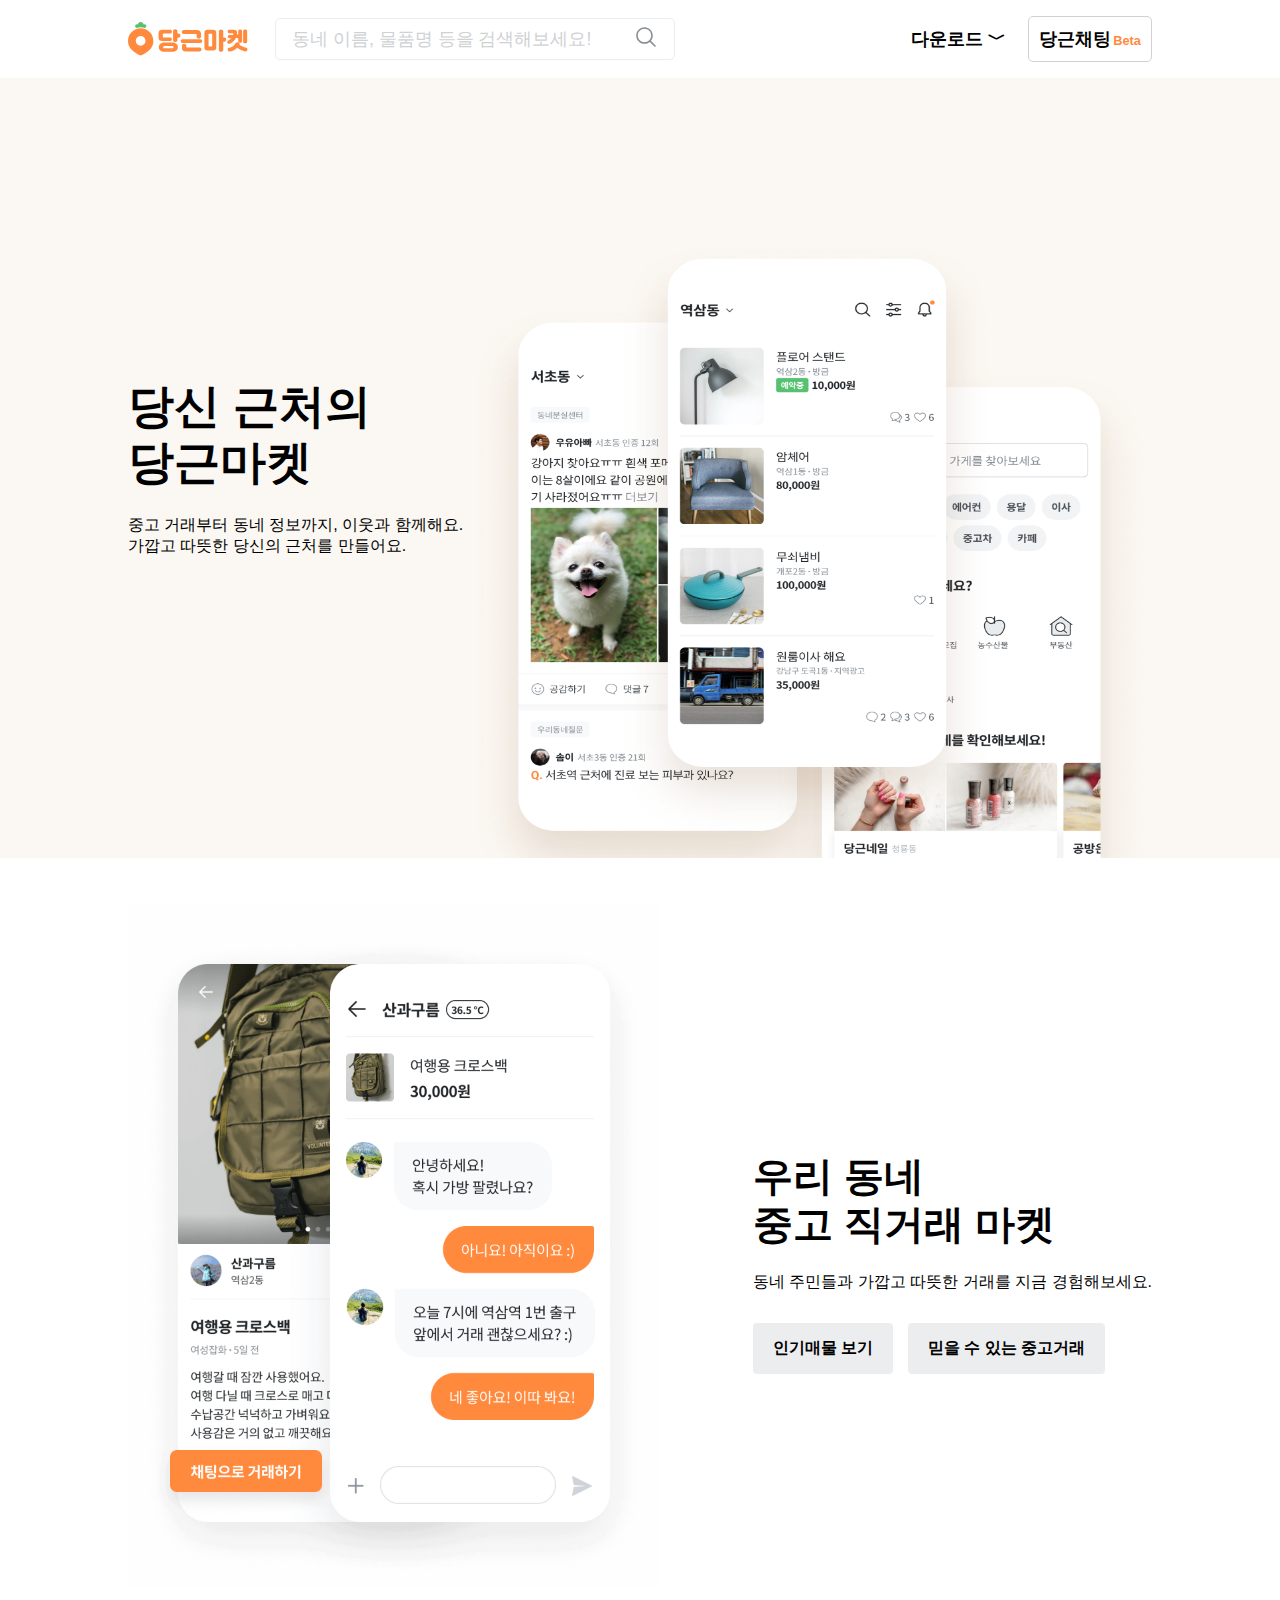
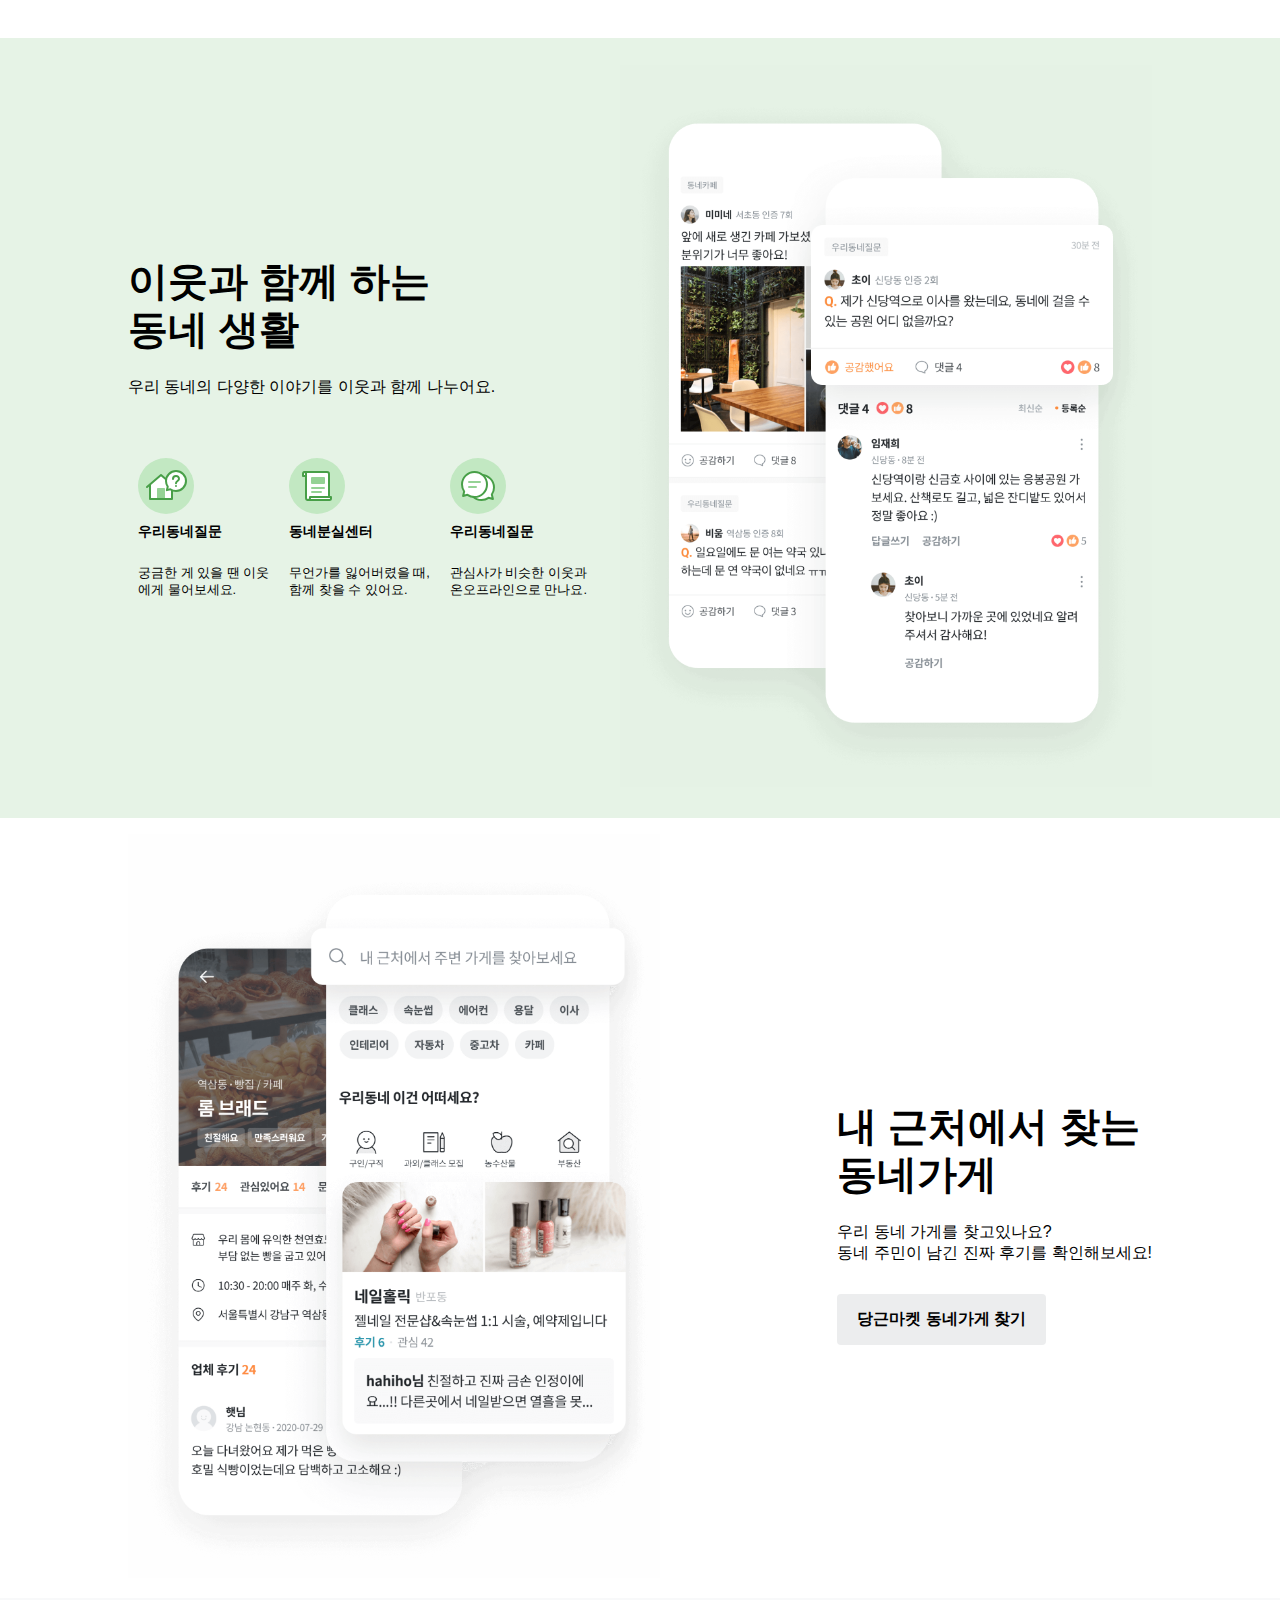
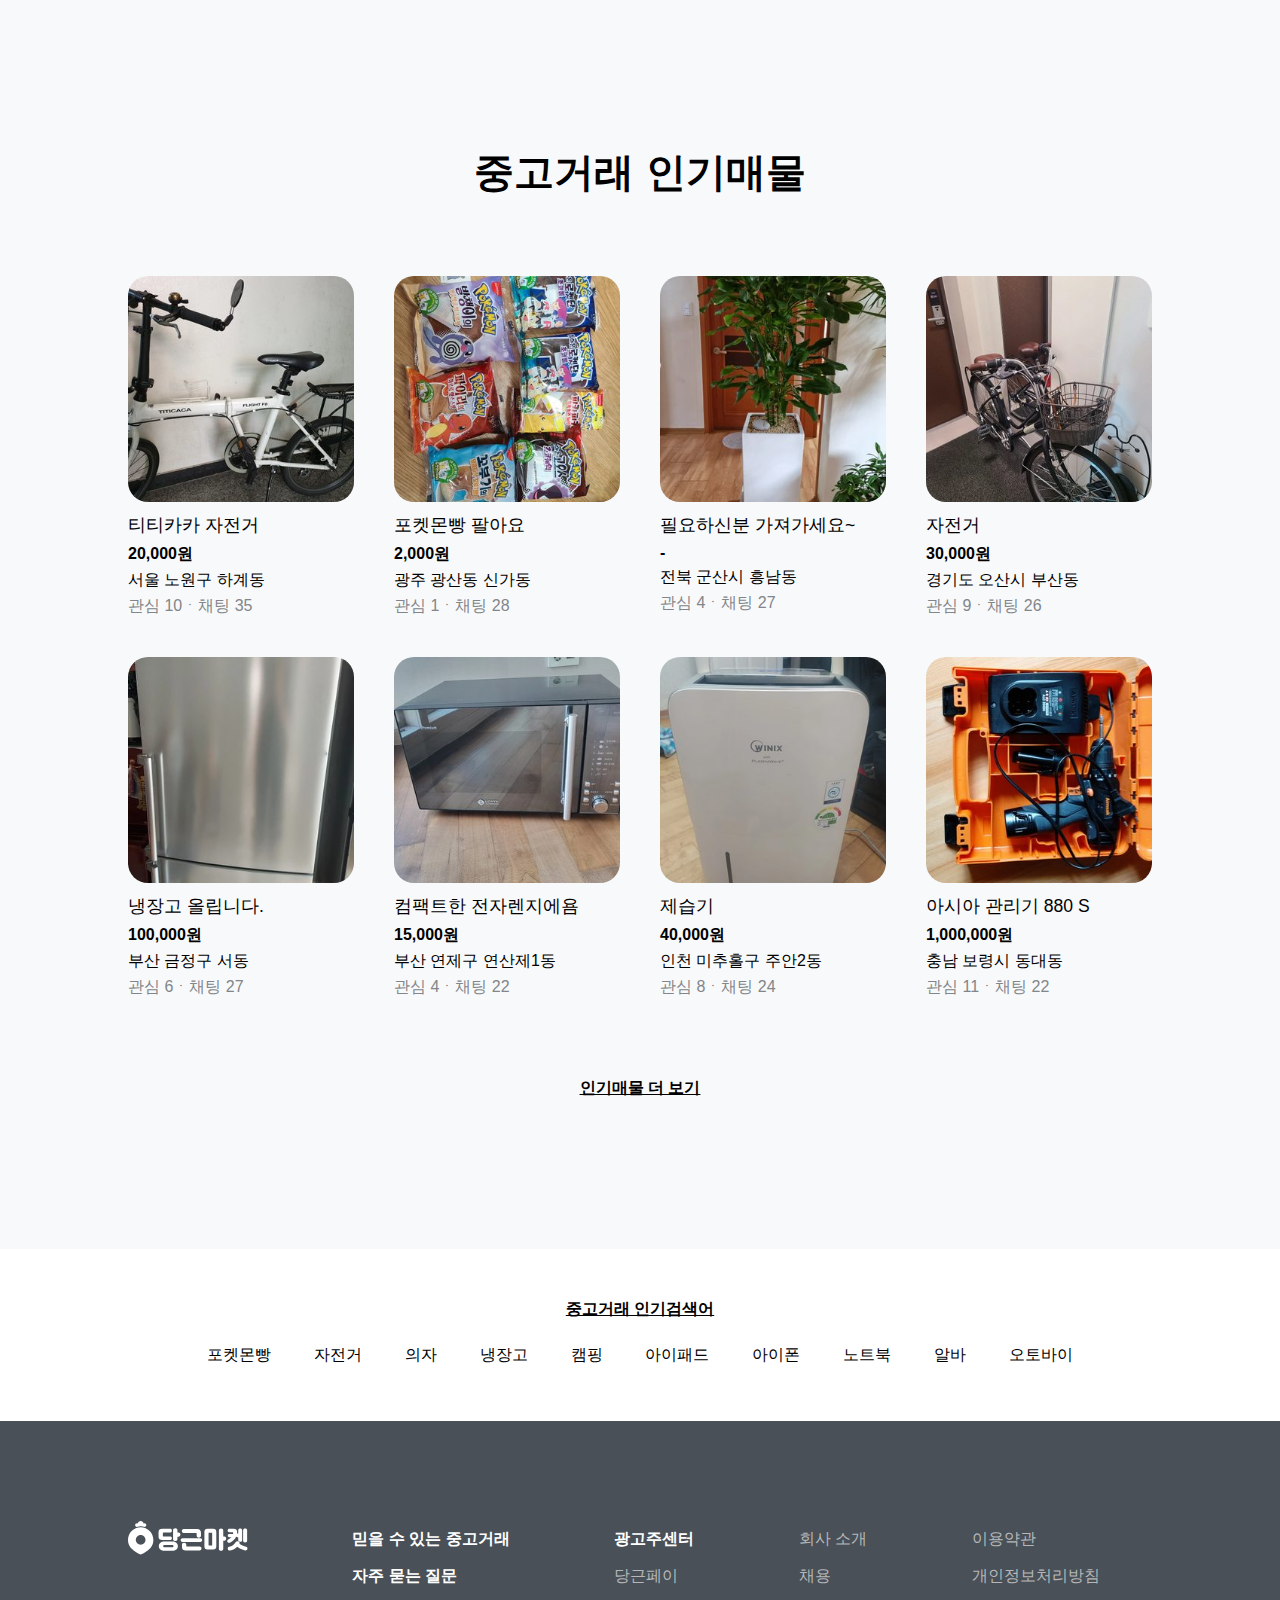
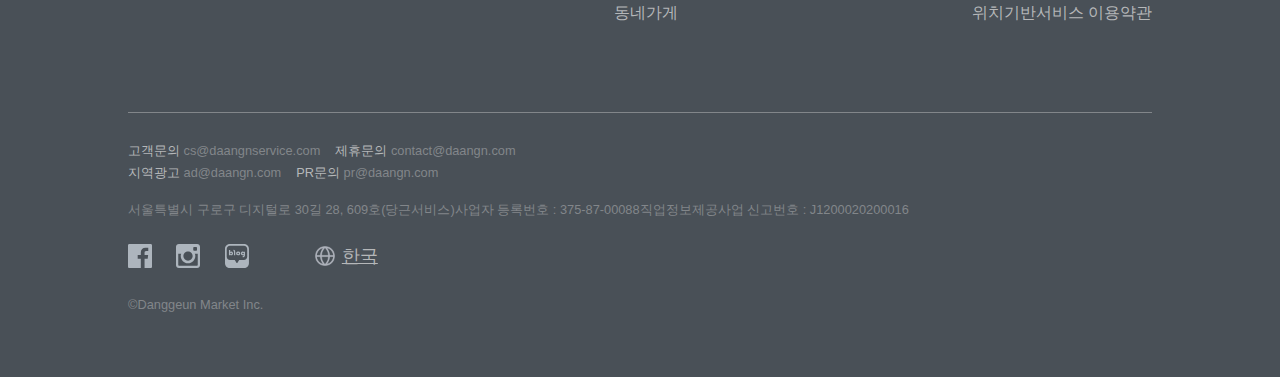
<file: index.html>
<!DOCTYPE html>
<html lang="en">
  <head>
    <meta charset="UTF-8" />
    <meta http-equiv="X-UA-Compatible" content="IE=edge" />
    <meta name="viewport" content="width=device-width, initial-scale=1.0" />
    <link rel="daangn icon" href="./src/assets/web/logo.ico" />
    <link rel="stylesheet" href="./src/style/css/style.css" />
    <title>당신 근처의 당근마켓</title>
  </head>
  <body>
    <header>
      <div class="header__inner">
        <img src="./src/assets/web/logo-basic.svg" alt="daangn-logo" />
        <div class="search">
          <input
            type="text"
            name="header-search-input"
            class="search__input"
            placeholder="동네 이름, 물품명 등을 검색해보세요!"
          />
          <button class="search__button">
            <img src="./src/assets/web/search-icon.svg" alt="daangn-search" />
          </button>
        </div>
        <div class="buttons">
          <div class="buttons-download">
            <input
              type="checkbox"
              class="buttons-download__button"
              id="toggle"
            />
            <ul class="download-list">
              <li class="download-list__item">
                <img
                  src="./src/assets/web/apple-store.svg"
                  alt="apple-store"
                  class="download-list__img"
                />
                <span class="download-list__text bold-text">App store</span>
              </li>
              <li class="download-list__item">
                <img
                  src="./src/assets/web/google-play.svg"
                  alt="google-play"
                  class="download-list__img"
                />
                <span class="download-list__text bold-text">Google-play</span>
              </li>
            </ul>
            <label for="toggle" class="bold-text">
              다운로드 <span class="toggle-yes">﹀</span>
              <span class="toggle-no">︿</span>
            </label>
          </div>
          <div class="buttons-chat">
            <button class="buttons-chat__button">
              당근채팅<span class="buttons-chat__text--beta">Beta</span>
            </button>
          </div>
        </div>
        <div class="tablet-buttons">
          <img
            src="./src/assets/web/search-icon-orange.svg"
            alt="daangn-search-orange"
          />
        </div>
      </div>
    </header>
    <section class="home-main">
      <div class="home-main__item background-beige">
        <div class="item-box top--box">
          <article class="item-box__text">
            <h1>당신 근처의 <br />당근마켓</h1>
            <p>중고 거래부터 동네 정보까지, 이웃과 함께해요.</p>
            <p>가깝고 따뜻한 당신의 근처를 만들어요.</p>
          </article>
          <div class="item-box__img top--img">
            <img
              src="./src/assets/web/phono-image-1.png"
              alt="phone-image-1"
              class="desktop"
            />
            <img
              src="./src/assets/mobile/phone_image_1.png"
              alt="phone-image-1"
              class="mobile"
            />
          </div>
        </div>
      </div>
      <div class="home-main__item">
        <div class="item-box">
          <div class="item-box__img">
            <img src="./src/assets/web/phono-image-2.png" alt="phono-image-2" />
          </div>
          <div class="item-box__container">
            <article class="item-box__text">
              <h2>우리 동네<br />중고 직거래 마켓</h2>
              <p>동네 주민들과 가깝고 따뜻한 거래를 지금 경험해보세요.</p>
            </article>
            <div class="item-box__button">
              <button>인기매물 보기</button>
              <button>믿을 수 있는 중고거래</button>
            </div>
          </div>
        </div>
      </div>
      <div class="home-main__item background-green">
        <div class="item-box">
          <div>
            <article class="item-box__text">
              <h2>이웃과 함께 하는<br />동네 생활</h2>
              <p>우리 동네의 다양한 이야기를 이웃과 함께 나누어요.</p>
            </article>
            <div class="item-box__list">
              <div class="item-box__item">
                <img
                  src="./src/assets/web/icon-story-1.svg"
                  alt="icon-story-1"
                />
                <h3>우리동네질문</h3>
                <p>궁금한 게 있을 땐 이웃<br />에게 물어보세요.</p>
              </div>
              <div class="item-box__item">
                <img
                  src="./src/assets/web/icon-story-2.svg"
                  alt="icon-story-2"
                />
                <h3>동네분실센터</h3>
                <p>무언가를 잃어버렸을 때,<br />함께 찾을 수 있어요.</p>
              </div>
              <div class="item-box__item">
                <img
                  src="./src/assets/web/icon-story-3.svg"
                  alt="icon-story-3"
                />
                <h3>우리동네질문</h3>
                <p>관심사가 비슷한 이웃과<br />온오프라인으로 만나요.</p>
              </div>
            </div>
          </div>
          <div class="item-box__img">
            <img src="./src/assets/web/phono-image-3.png" alt="phono-image-3" />
          </div>
        </div>
      </div>
      <div class="home-main__item">
        <div class="item-box">
          <div class="item-box__img">
            <img src="./src/assets/web/phono-image-4.png" alt="phono-image-4" />
          </div>
          <div class="item-box__container">
            <article class="item-box__text">
              <h2>내 근처에서 찾는<br />동네가게</h2>
              <p>우리 동네 가게를 찾고있나요?</p>
              <p>동네 주민이 남긴 진짜 후기를 확인해보세요!</p>
            </article>
            <div class="item-box__button">
              <button>당근마켓 동네가게 찾기</button>
            </div>
          </div>
        </div>
      </div>
    </section>
    <section class="home-popular background-gray">
      <div class="home-popular__title">
        <h2>중고거래 인기매물</h2>
      </div>
      <div class="home-popular__list">
        <div class="popular-list">
          <div class="popular-list__item">
            <img
              src="./src/assets/web/popular-sale-1.jpeg"
              alt="popular-sale-1"
              class="popular-list__img"
            />
            <p class="popular-list__title">티티카카 자전거</p>
            <p class="bold-text">20,000원</p>
            <div class="popular-list__description">
              <p class="popular-list__description--address">
                서울 노원구 하계동
              </p>
              <p class="popular-list__description--count">관심 10ㆍ채팅 35</p>
            </div>
          </div>
          <div class="popular-list__item">
            <img
              src="./src/assets/web/popular-sale-2.jpeg"
              alt="popular-sale-2"
              class="popular-list__img"
            />
            <p class="popular-list__title">포켓몬빵 팔아요</p>
            <p class="bold-text">2,000원</p>
            <div class="popular-list__description">
              <p class="popular-list__description--address">
                광주 광산동 신가동
              </p>
              <p class="popular-list__description--count">관심 1ㆍ채팅 28</p>
            </div>
          </div>
          <div class="popular-list__item">
            <img
              src="./src/assets/web/popular-sale-3.jpeg"
              alt="popular-sale-3"
              class="popular-list__img"
            />
            <p class="popular-list__title">필요하신분 가져가세요~</p>
            <p class="bold-text">-</p>
            <div class="popular-list__description">
              <p class="popular-list__description--address">
                전북 군산시 흥남동
              </p>
              <p class="popular-list__description--count">관심 4ㆍ채팅 27</p>
            </div>
          </div>
          <div class="popular-list__item">
            <img
              src="./src/assets/web/popular-sale-4.jpeg"
              alt="popular-sale-4"
              class="popular-list__img"
            />
            <p class="popular-list__title">자전거</p>
            <p class="bold-text">30,000원</p>
            <div class="popular-list__description">
              <p class="popular-list__description--address">
                경기도 오산시 부산동
              </p>
              <p class="popular-list__description--count">관심 9ㆍ채팅 26</p>
            </div>
          </div>
          <div class="popular-list__item">
            <img
              src="./src/assets/web/popular-sale-5.jpeg"
              alt="popular-sale-5"
              class="popular-list__img"
            />
            <p class="popular-list__title">냉장고 올립니다.</p>
            <p class="bold-text">100,000원</p>
            <div class="popular-list__description">
              <p class="popular-list__description--address">부산 금정구 서동</p>
              <p class="popular-list__description--count">관심 6ㆍ채팅 27</p>
            </div>
          </div>
          <div class="popular-list__item">
            <img
              src="./src/assets/web/popular-sale-6.jpeg"
              alt="popular-sale-6"
              class="popular-list__img"
            />
            <p class="popular-list__title">컴팩트한 전자렌지에욤</p>
            <p class="bold-text">15,000원</p>
            <div class="popular-list__description">
              <p class="popular-list__description--address">
                부산 연제구 연산제1동
              </p>
              <p class="popular-list__description--count">관심 4ㆍ채팅 22</p>
            </div>
          </div>
          <div class="popular-list__item">
            <img
              src="./src/assets/web/popular-sale-7.jpeg"
              alt="popular-sale-7"
              class="popular-list__img"
            />
            <p class="popular-list__title">제습기</p>
            <p class="bold-text">40,000원</p>
            <div class="popular-list__description">
              <p class="popular-list__description--address">
                인천 미추홀구 주안2동
              </p>
              <p class="popular-list__description--count">관심 8ㆍ채팅 24</p>
            </div>
          </div>
          <div class="popular-list__item">
            <img
              src="./src/assets/web/popular-sale-8.jpeg"
              alt="popular-sale-8"
              class="popular-list__img"
            />
            <p class="popular-list__title">아시아 관리기 880 S</p>
            <p class="bold-text">1,000,000원</p>
            <div class="popular-list__description">
              <p class="popular-list__description--address">
                충남 보령시 동대동
              </p>
              <p class="popular-list__description--count">관심 11ㆍ채팅 22</p>
            </div>
          </div>
        </div>
      </div>
      <div class="home-popular__more bold-text">인기매물 더 보기</div>
    </section>
    <section class="home-search">
      <div class="home-search__title bold-text">중고거래 인기검색어</div>
      <ul class="home-search__list">
        <li class="home-search__item">포켓몬빵</li>
        <li class="home-search__item">자전거</li>
        <li class="home-search__item">의자</li>
        <li class="home-search__item">냉장고</li>
        <li class="home-search__item">캠핑</li>
        <li class="home-search__item">아이패드</li>
        <li class="home-search__item">아이폰</li>
        <li class="home-search__item">노트북</li>
        <li class="home-search__item">알바</li>
        <li class="home-search__item">오토바이</li>
      </ul>
    </section>
    <footer class="footer background-dark-gray">
      <nav class="footer-nav">
        <div class="footer-nav__img">
          <img src="./src/assets/web/logo-basic.svg" alt="logo-basic" />
        </div>
        <ul class="footer-nav__item">
          <li class="bold-text white-text not-end">믿을 수 있는 중고거래</li>
          <li class="bold-text white-text">자주 묻는 질문</li>
        </ul>
        <ul class="footer-nav__item">
          <li class="bold-text white-text not-end">광고주센터</li>
          <li class="not-end">당근페이</li>
          <li>동네가게</li>
        </ul>
        <ul class="footer-nav__item">
          <li class="not-end">회사 소개</li>
          <li>채용</li>
        </ul>
        <ul class="footer-nav__item">
          <li class="not-end">이용약관</li>
          <li class="not-end">개인정보처리방침</li>
          <li>위치기반서비스 이용약관</li>
        </ul>
      </nav>
      <div class="footer-info">
        <hr class="footer-info__line" />
        <div class="footer-info__item">
          <p>고객문의 <span>cs@daangnservice.com</span></p>
          <p>제휴문의 <span>contact@daangn.com</span></p>
        </div>
        <div class="footer-info__item">
          <p>지역광고 <span>ad@daangn.com</span></p>
          <p>PR문의 <span>pr@daangn.com</span></p>
        </div>
        <div class="footer-info__item--description">
          <p>서울특별시 구로구 디지털로 30길 28, 609호(당근서비스)</p>
          <p>사업자 등록번호 : 375-87-00088</p>
          <p>직업정보제공사업 신고번호 : J1200020200016</p>
        </div>
        <div class="footer-info__list">
          <div class="info-list">
            <img
              src="./src/assets/web/icon-facebook.svg"
              alt="icon-facebook"
              class="info-list__item"
            />
            <img
              src="./src/assets/web/icon-instagram.svg"
              alt="icon-instagram"
              class="info-list__item"
            />
            <img
              src="./src/assets/web/icon-blog.svg"
              alt="icon-blog"
              class="info-list__item"
            />
            <div class="info-list__item--country">
              <img src="./src/assets/web/icon-global.png" alt="icon-global" />
              <span>한국</span>
            </div>
          </div>
        </div>
        <div class="footer-info__item--description">
          <p>©Danggeun Market Inc.</p>
        </div>
      </div>
    </footer>
  </body>
</html>
</file>
<file: src/style/css/style.css>
/* ====== Ects ====== */
/* Colors */
/* headline scale */
/* type scale */
/* box width */
@use 'sass:map';
h1,
h2,
h3,
h4 {
  margin-top: 0;
  margin-bottom: 1.5rem;
  color: black;
  line-height: 1.2;
}

h1 {
  font-size: 2.9rem;
}

h2 {
  font-size: 2.5rem;
}

h3 {
  font-size: 0.9rem;
}

p {
  font-size: 1rem;
}

/* ====== Commons ====== */
* {
  -webkit-box-sizing: border-box;
          box-sizing: border-box;
  margin: 0;
  padding: 0;
  text-decoration: none;
  list-style: none;
}

@media all and (max-width: 992px) {
  * {
    font-size: 90%;
  }
}

body {
  min-height: 100%;
  background-color: #ffffff;
  overflow-x: hidden;
  font-family: -apple-system, BlinkMacSystemFont, "Segoe UI", Roboto, "Helvetica Neue", Arial, "Noto Sans", sans-serif, "Apple Color Emoji", "Segoe UI Emoji", "Segoe UI Symbol", "Noto Color Emoji";
}

body button {
  font-weight: bold;
  font-size: 1rem;
  background-color: #00000000;
  border: none;
}

body input {
  border: none;
  outline: none;
}

/* ====== Components ====== */
header {
  position: -webkit-sticky;
  position: sticky;
  top: 0;
  z-index: 1;
  width: 100%;
  padding: 0 2%;
  background-color: #ffffff;
}

header .header__inner {
  max-width: 1024px;
  margin: 0 auto;
  padding: 16px 0;
  display: -webkit-box;
  display: -ms-flexbox;
  display: flex;
  -webkit-box-align: center;
      -ms-flex-align: center;
          align-items: center;
  -webkit-box-pack: justify;
      -ms-flex-pack: justify;
          justify-content: space-between;
}

header .header__inner .search {
  width: 400px;
  margin-right: 200px;
  padding: 6px 16px;
  border: 1px solid #ecedee;
  border-radius: 5px;
  display: -webkit-box;
  display: -ms-flexbox;
  display: flex;
  -webkit-box-align: center;
      -ms-flex-align: center;
          align-items: center;
  -webkit-box-pack: justify;
      -ms-flex-pack: justify;
          justify-content: space-between;
}

header .header__inner .search:focus-within {
  border: 1px solid black;
}

header .header__inner .search__input {
  width: 100%;
  font-size: 1.1rem;
}

header .header__inner .search__input::-webkit-input-placeholder {
  color: #cfd1d3;
}

header .header__inner .search__input:-ms-input-placeholder {
  color: #cfd1d3;
}

header .header__inner .search__input::-ms-input-placeholder {
  color: #cfd1d3;
}

header .header__inner .search__input::placeholder {
  color: #cfd1d3;
}

@media all and (max-width: 992px) {
  header .header__inner .search {
    display: none;
  }
}

header .header__inner .buttons {
  width: 250px;
  display: -webkit-box;
  display: -ms-flexbox;
  display: flex;
  -webkit-box-align: center;
      -ms-flex-align: center;
          align-items: center;
  -webkit-box-pack: justify;
      -ms-flex-pack: justify;
          justify-content: space-between;
}

header .header__inner .buttons-download {
  padding: 9px;
  font-size: 1.1rem;
}

header .header__inner .buttons-download__button {
  display: none;
}

header .header__inner .buttons-download__button:checked + ul {
  display: block;
  position: absolute;
  top: 70px;
}

header .header__inner .buttons-download__button:checked ~ label .toggle-yes {
  display: none;
}

header .header__inner .buttons-download__button:checked ~ label .toggle-no {
  display: inline;
}

header .header__inner .buttons-download .toggle-no {
  display: none;
}

header .header__inner .buttons .download-list {
  z-index: 2;
  display: none;
  padding: 10px 70px 10px 30px;
  color: #495057;
  font-size: 1rem;
  background-color: #f8f9fa;
  border: 1px solid #495057;
  border-radius: 8px;
}

header .header__inner .buttons .download-list__item {
  margin: 20px 0;
  vertical-align: text-top;
}

header .header__inner .buttons .download-list__text {
  margin-left: 8px;
  vertical-align: top;
}

header .header__inner .buttons-chat__button {
  padding: 10px;
  font-size: 1.1rem;
  border: 1px solid #cfd1d3;
  border-radius: 5px;
}

header .header__inner .buttons-chat__text--beta {
  padding-left: 2px;
  color: #ff8a3d;
  font-size: 0.8rem;
}

@media all and (max-width: 992px) {
  header .header__inner .buttons {
    display: none;
  }
}

header .header__inner .tablet-buttons {
  display: none;
}

@media all and (max-width: 992px) {
  header .header__inner .tablet-buttons {
    display: block;
  }
}

.home-main .background-beige {
  background-color: #fbf7f2;
}

.home-main .background-green {
  background-color: #e6f3e6;
}

.home-main__item {
  width: 100%;
  height: 780px;
}

.home-main__item .item-box {
  position: relative;
  gap: 20px;
  max-width: 1024px;
  height: 100%;
  margin: 0 auto;
  display: -webkit-box;
  display: -ms-flexbox;
  display: flex;
  -webkit-box-align: center;
      -ms-flex-align: center;
          align-items: center;
  -webkit-box-pack: justify;
      -ms-flex-pack: justify;
          justify-content: space-between;
}

.home-main__item .item-box__text {
  padding: 30px 0;
}

.home-main__item .item-box__button button {
  margin-right: 10px;
  padding: 15px 20px;
  background-color: #ecedee;
  border-radius: 4px;
}

.home-main__item .item-box__button button:hover {
  background-color: #e2e5e7;
}

@media all and (max-width: 992px) {
  .home-main__item .item-box__button {
    display: -webkit-box;
    display: -ms-flexbox;
    display: flex;
    -webkit-box-align: center;
        -ms-flex-align: center;
            align-items: center;
    -webkit-box-orient: vertical;
    -webkit-box-direction: normal;
        -ms-flex-direction: column;
            flex-direction: column;
  }
  .home-main__item .item-box__button button {
    width: 200px;
    margin: 5px;
  }
}

.home-main__item .item-box__img img {
  max-width: 532px;
  max-height: 80%;
}

@media all and (max-width: 992px) {
  .home-main__item .item-box__img img {
    max-width: 80%;
  }
}

.home-main__item .item-box__list {
  display: -webkit-box;
  display: -ms-flexbox;
  display: flex;
  -webkit-box-align: center;
      -ms-flex-align: center;
          align-items: center;
  -webkit-box-pack: justify;
      -ms-flex-pack: justify;
          justify-content: space-between;
}

.home-main__item .item-box__list p {
  font-size: 0.8rem;
}

@media all and (max-width: 992px) {
  .home-main__item .item-box__list {
    display: none;
  }
}

.home-main__item .item-box__item {
  padding: 30px 10px;
}

.home-main__item .item-box__item h3 {
  padding-top: 5px;
}

@media all and (max-width: 992px) {
  .home-main__item .item-box {
    -webkit-box-orient: vertical;
    -webkit-box-direction: normal;
        -ms-flex-direction: column;
            flex-direction: column;
    justify-items: center;
    height: -webkit-fit-content;
    height: -moz-fit-content;
    height: fit-content;
    text-align: center;
  }
}

@media all and (max-width: 992px) {
  .home-main__item .item-box__container {
    -webkit-box-ordinal-group: 0;
        -ms-flex-order: -1;
            order: -1;
  }
}

.home-main__item .top--img {
  -ms-flex-item-align: end;
      align-self: flex-end;
}

.home-main__item .top--img .desktop {
  width: 100%;
  position: absolute;
  right: -5%;
  bottom: 0;
  max-width: 800px;
}

.home-main__item .top--img .mobile {
  display: none;
}

@media all and (max-width: 992px) {
  .home-main__item .top--img {
    -ms-flex-item-align: center;
        -ms-grid-row-align: center;
        align-self: center;
  }
  .home-main__item .top--img .desktop {
    display: none;
  }
  .home-main__item .top--img .mobile {
    display: block;
    max-width: 100%;
  }
}

@media all and (max-width: 992px) {
  .home-main__item {
    height: -webkit-fit-content;
    height: -moz-fit-content;
    height: fit-content;
    padding-top: 50px;
  }
}

.background-gray {
  background-color: #f8f9fa;
}

.home-popular {
  padding: 150px 50px;
  text-align: center;
}

.home-popular__list {
  max-width: 1024px;
  margin: 80px auto;
}

.home-popular__list .popular-list {
  display: -ms-grid;
  display: grid;
  -ms-grid-rows: (1fr)[2];
      grid-template-rows: repeat(2, 1fr);
  -ms-grid-columns: (1fr)[4];
      grid-template-columns: repeat(4, 1fr);
  gap: 40px;
  -webkit-box-pack: center;
      -ms-flex-pack: center;
          justify-content: center;
}

@media all and (max-width: 992px) {
  .home-popular__list .popular-list {
    -ms-grid-rows: (1fr)[2];
        grid-template-rows: repeat(2, 1fr);
    -ms-grid-columns: (1fr)[2];
        grid-template-columns: repeat(2, 1fr);
  }
}

@media all and (max-width: 576px) {
  .home-popular__list .popular-list {
    -ms-grid-rows: (1fr)[2];
        grid-template-rows: repeat(2, 1fr);
    -ms-grid-columns: (1fr)[1];
        grid-template-columns: repeat(1, 1fr);
  }
}

.home-popular__list .popular-list__item p {
  text-align: left;
}

.home-popular__list .popular-list__img {
  width: 100%;
  border-radius: 20px;
}

.home-popular__list .popular-list__title {
  margin: 7px 0;
  font-size: 1.1rem;
}

.home-popular__list .popular-list__description {
  font-size: 0.8rem;
}

.home-popular__list .popular-list__description--address {
  margin: 5px 0;
}

.home-popular__list .popular-list__description--count {
  color: #82868a;
}

.home-popular__more {
  text-decoration: underline;
}

.home-search {
  padding: 50px;
  text-align: center;
}

.home-search__title {
  margin-bottom: 20px;
  text-decoration: underline;
}

.home-search__list {
  max-width: 992px;
  margin: 0 auto;
}

.home-search__item {
  display: inline-block;
  margin: 5px 1.2em;
}

.background-dark-gray {
  background-color: #495057;
}

.footer {
  padding: 50px;
}

.footer-nav {
  max-width: 1024px;
  margin: 0 auto;
  padding: 50px 0;
  color: #b5b7b9;
  display: -webkit-box;
  display: -ms-flexbox;
  display: flex;
  -webkit-box-align: start;
      -ms-flex-align: start;
          align-items: flex-start;
  -webkit-box-pack: justify;
      -ms-flex-pack: justify;
          justify-content: space-between;
}

.footer-nav__item li {
  padding: 8px 0;
}

.footer-nav__item li:hover {
  text-decoration: underline;
}

@media all and (max-width: 992px) {
  .footer-nav__item {
    display: -webkit-box;
    display: -ms-flexbox;
    display: flex;
    -webkit-box-align: center;
        -ms-flex-align: center;
            align-items: center;
  }
  .footer-nav__item .not-end::after {
    margin: 0 0.8rem;
    content: '|';
  }
}

.footer-nav__img {
  -webkit-filter: brightness(100) saturate(0);
          filter: brightness(100) saturate(0);
}

@media all and (max-width: 992px) {
  .footer-nav__img {
    display: none;
  }
}

@media all and (max-width: 992px) {
  .footer-nav {
    -webkit-box-orient: vertical;
    -webkit-box-direction: normal;
        -ms-flex-direction: column;
            flex-direction: column;
    padding: 20px 0;
  }
}

.footer-info {
  max-width: 1024px;
  margin: 0 auto;
}

.footer-info__line {
  height: 1px;
  margin: 30px 0;
  background-color: #82868a;
  border: 0;
}

@media all and (max-width: 992px) {
  .footer-info__line {
    display: none;
  }
}

.footer-info__item {
  display: -webkit-box;
  display: -ms-flexbox;
  display: flex;
  -webkit-box-align: center;
      -ms-flex-align: center;
          align-items: center;
}

.footer-info__item p {
  margin: 0 15px 5px 0;
  color: #b5b7b9;
  font-size: 0.8rem;
}

.footer-info__item p span {
  color: #82868a;
}

.footer-info__item--description {
  display: -webkit-box;
  display: -ms-flexbox;
  display: flex;
  -webkit-box-align: center;
      -ms-flex-align: center;
          align-items: center;
  padding: 15px 0;
  color: #82868a;
}

.footer-info__item--description p {
  font-size: 0.8rem;
}

@media all and (max-width: 992px) {
  .footer-info__item--description {
    display: block;
  }
}

@media all and (max-width: 992px) {
  .footer-info__item {
    -webkit-box-orient: vertical;
    -webkit-box-direction: normal;
        -ms-flex-direction: column;
            flex-direction: column;
    -webkit-box-align: stretch;
        -ms-flex-align: stretch;
            align-items: stretch;
  }
}

.footer-info .info-list__item {
  padding-right: 20px;
}

.footer-info .info-list__item--country {
  display: inline-block;
  margin: 10px;
}

.footer-info .info-list__item--country img {
  height: 24px;
  padding: 0 0 0 30px;
}

.footer-info .info-list__item--country span {
  margin: 0;
  color: #b5b7b9;
  font-size: 1.1rem;
  line-height: 24px;
  text-decoration: underline;
  vertical-align: top;
}

.bold-text {
  font-weight: bold;
}

.white-text {
  color: white;
}
/*# sourceMappingURL=style.css.map */
</file>
